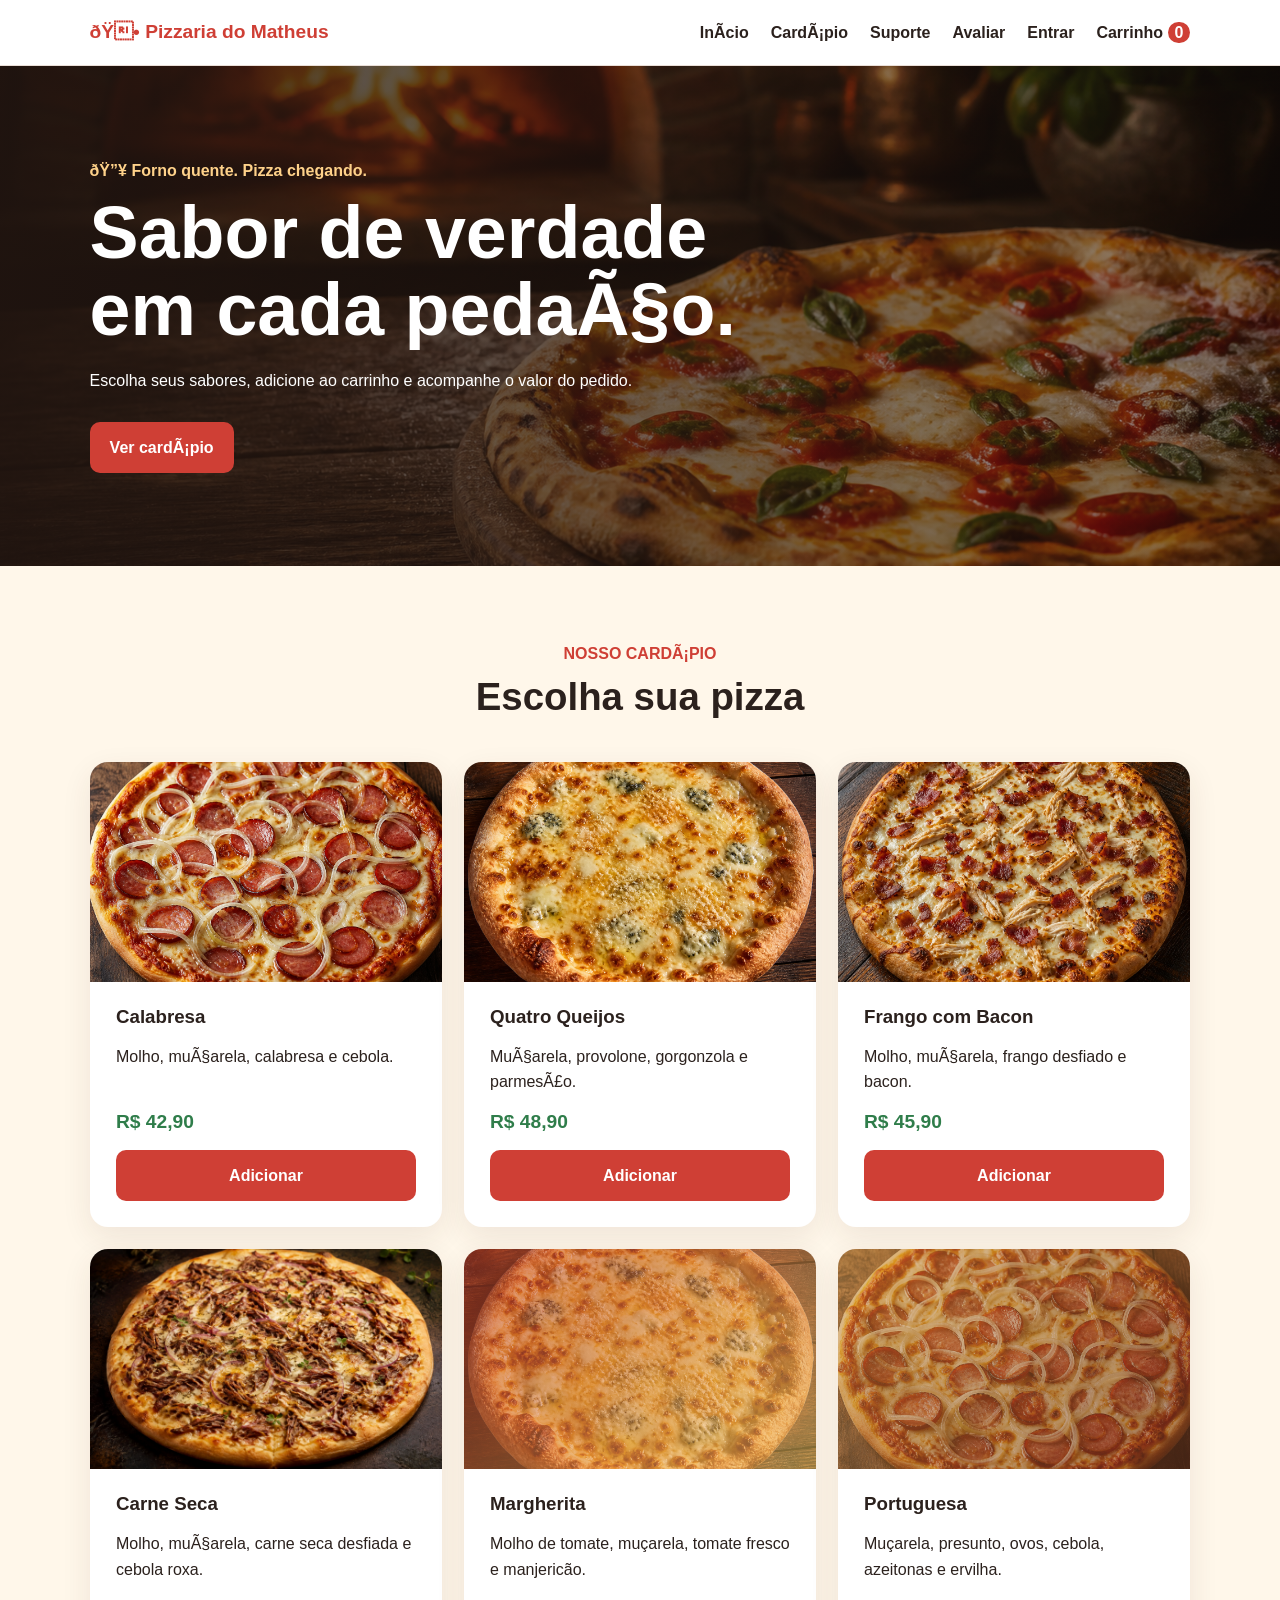
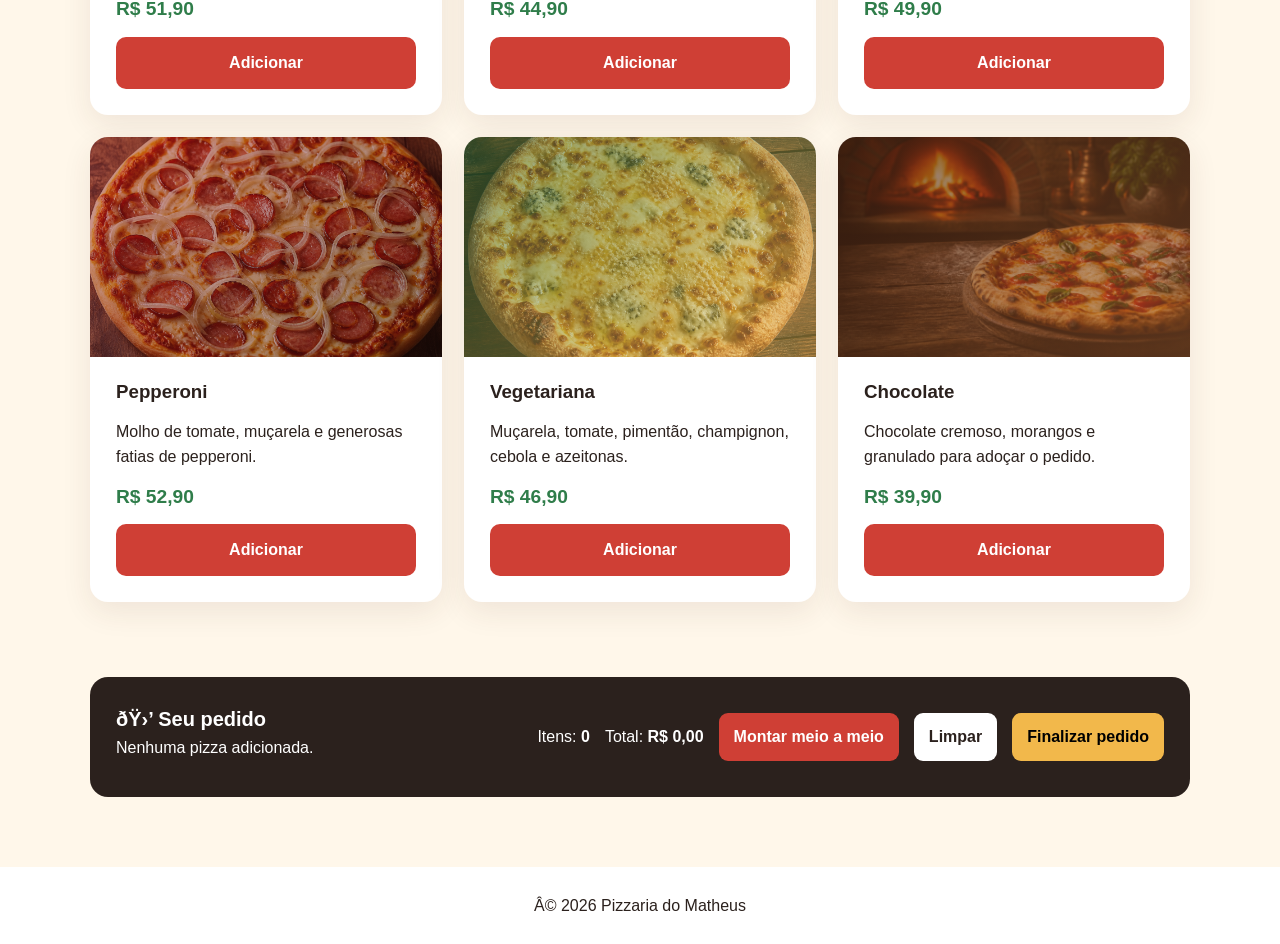
<file: index.html>
<!doctype html>
<html lang="pt-BR">
  <head>
    <meta charset="UTF-8" />
    <meta name="viewport" content="width=device-width,initial-scale=1" />
    <title>Pizzaria do Matheus</title>
    <link rel="stylesheet" href="style.css" />
  </head>
  <body>
    <header class="cabecalho">
      <a class="logo" href="#inicio">ðŸ• Pizzaria do Matheus</a>
      <nav class="menu">
        <a href="#inicio">InÃ­cio</a><a href="#cardapio">CardÃ¡pio</a
        ><a href="suporte.html">Suporte</a><a href="avaliacao.html">Avaliar</a><a href="login.html">Entrar</a
        ><a href="#carrinho">Carrinho <span id="contador-menu">0</span></a>
      </nav>
    </header>
    <main>
      <section id="inicio" class="hero">
        <div class="hero-conteudo">
          <p class="etiqueta">ðŸ”¥ Forno quente. Pizza chegando.</p>
          <h1>Sabor de verdade em cada pedaÃ§o.</h1>
          <p>
            Escolha seus sabores, adicione ao carrinho e acompanhe o valor do
            pedido.
          </p>
          <a class="botao-principal" href="#cardapio">Ver cardÃ¡pio</a>
        </div>
      </section>
      <section id="cardapio" class="secao-cardapio">
        <div class="titulo-secao">
          <p>Nosso cardÃ¡pio</p>
          <h2>Escolha sua pizza</h2>
        </div>
        <div class="grade-pizza">
          <article class="pizza-card">
            <img
              class="pizza-imagem"
              src="imagens/calabresa.png"
              alt="Pizza de calabresa"
            />
            <h3>Calabresa</h3>
            <p>Molho, muÃ§arela, calabresa e cebola.</p>
            <strong>R$ 42,90</strong
            ><button
              class="botao-adicionar"
              data-nome="Calabresa"
              data-preco="42.90"
            >
              Adicionar
            </button>
          </article>
          <article class="pizza-card">
            <img
              class="pizza-imagem"
              src="imagens/quatro-queijos.png"
              alt="Pizza de quatro queijos"
            />
            <h3>Quatro Queijos</h3>
            <p>MuÃ§arela, provolone, gorgonzola e parmesÃ£o.</p>
            <strong>R$ 48,90</strong
            ><button
              class="botao-adicionar"
              data-nome="Quatro Queijos"
              data-preco="48.90"
            >
              Adicionar
            </button>
          </article>
          <article class="pizza-card">
            <img
              class="pizza-imagem"
              src="imagens/frango-bacon.png"
              alt="Pizza de frango com bacon"
            />
            <h3>Frango com Bacon</h3>
            <p>Molho, muÃ§arela, frango desfiado e bacon.</p>
            <strong>R$ 45,90</strong
            ><button
              class="botao-adicionar"
              data-nome="Frango com Bacon"
              data-preco="45.90"
            >
              Adicionar
            </button>
          </article>
          <article class="pizza-card">
            <img
              class="pizza-imagem"
              src="imagens/carne-seca.png"
              alt="Pizza de carne seca"
            />
            <h3>Carne Seca</h3>
            <p>Molho, muÃ§arela, carne seca desfiada e cebola roxa.</p>
            <strong>R$ 51,90</strong
            ><button
              class="botao-adicionar"
              data-nome="Carne Seca"
              data-preco="51.90"
            >
              Adicionar
            </button>
          </article>
          <article class="pizza-card">
            <div class="pizza-imagem pizza-sabor margherita" role="img" aria-label="Pizza Margherita"></div>
            <h3>Margherita</h3>
            <p>Molho de tomate, mu&ccedil;arela, tomate fresco e manjeric&atilde;o.</p>
            <strong>R$ 44,90</strong
            ><button class="botao-adicionar" data-nome="Margherita" data-preco="44.90">
              Adicionar
            </button>
          </article>
          <article class="pizza-card">
            <div class="pizza-imagem pizza-sabor portuguesa" role="img" aria-label="Pizza Portuguesa"></div>
            <h3>Portuguesa</h3>
            <p>Mu&ccedil;arela, presunto, ovos, cebola, azeitonas e ervilha.</p>
            <strong>R$ 49,90</strong
            ><button class="botao-adicionar" data-nome="Portuguesa" data-preco="49.90">
              Adicionar
            </button>
          </article>
          <article class="pizza-card">
            <div class="pizza-imagem pizza-sabor pepperoni" role="img" aria-label="Pizza de Pepperoni"></div>
            <h3>Pepperoni</h3>
            <p>Molho de tomate, mu&ccedil;arela e generosas fatias de pepperoni.</p>
            <strong>R$ 52,90</strong
            ><button class="botao-adicionar" data-nome="Pepperoni" data-preco="52.90">
              Adicionar
            </button>
          </article>
          <article class="pizza-card">
            <div class="pizza-imagem pizza-sabor vegetariana" role="img" aria-label="Pizza Vegetariana"></div>
            <h3>Vegetariana</h3>
            <p>Mu&ccedil;arela, tomate, piment&atilde;o, champignon, cebola e azeitonas.</p>
            <strong>R$ 46,90</strong
            ><button class="botao-adicionar" data-nome="Vegetariana" data-preco="46.90">
              Adicionar
            </button>
          </article>
          <article class="pizza-card">
            <div class="pizza-imagem pizza-sabor chocolate" role="img" aria-label="Pizza de Chocolate"></div>
            <h3>Chocolate</h3>
            <p>Chocolate cremoso, morangos e granulado para ado&ccedil;ar o pedido.</p>
            <strong>R$ 39,90</strong
            ><button class="botao-adicionar" data-nome="Chocolate" data-preco="39.90">
              Adicionar
            </button>
          </article>
        </div>
      </section>
      <section id="carrinho" class="carrinho">
        <div>
          <p class="carrinho-titulo">ðŸ›’ Seu pedido</p>
          <p id="resumo-carrinho">Nenhuma pizza adicionada.</p>
          <ul id="lista-carrinho"></ul>
        </div>
        <div class="carrinho-valores">
          <span>Itens: <strong id="quantidade-itens">0</strong></span
          ><span>Total: <strong id="total-pedido">R$ 0,00</strong></span
          ><a class="botao-meio-carrinho" href="meio-a-meio.html"
            >Montar meio a meio</a
          ><button id="limpar-carrinho">Limpar</button
          ><button id="finalizar-pedido">Finalizar pedido</button>
        </div>
      </section>
    </main>
    <footer class="rodape">
      Â© <span id="ano-atual"></span> Pizzaria do Matheus
    </footer>
    <div id="mensagem" class="mensagem" role="status" aria-live="polite"></div>
    <script src="script.js"></script><script src="api-pedidos.js"></script>
  </body>
</html>
</file>
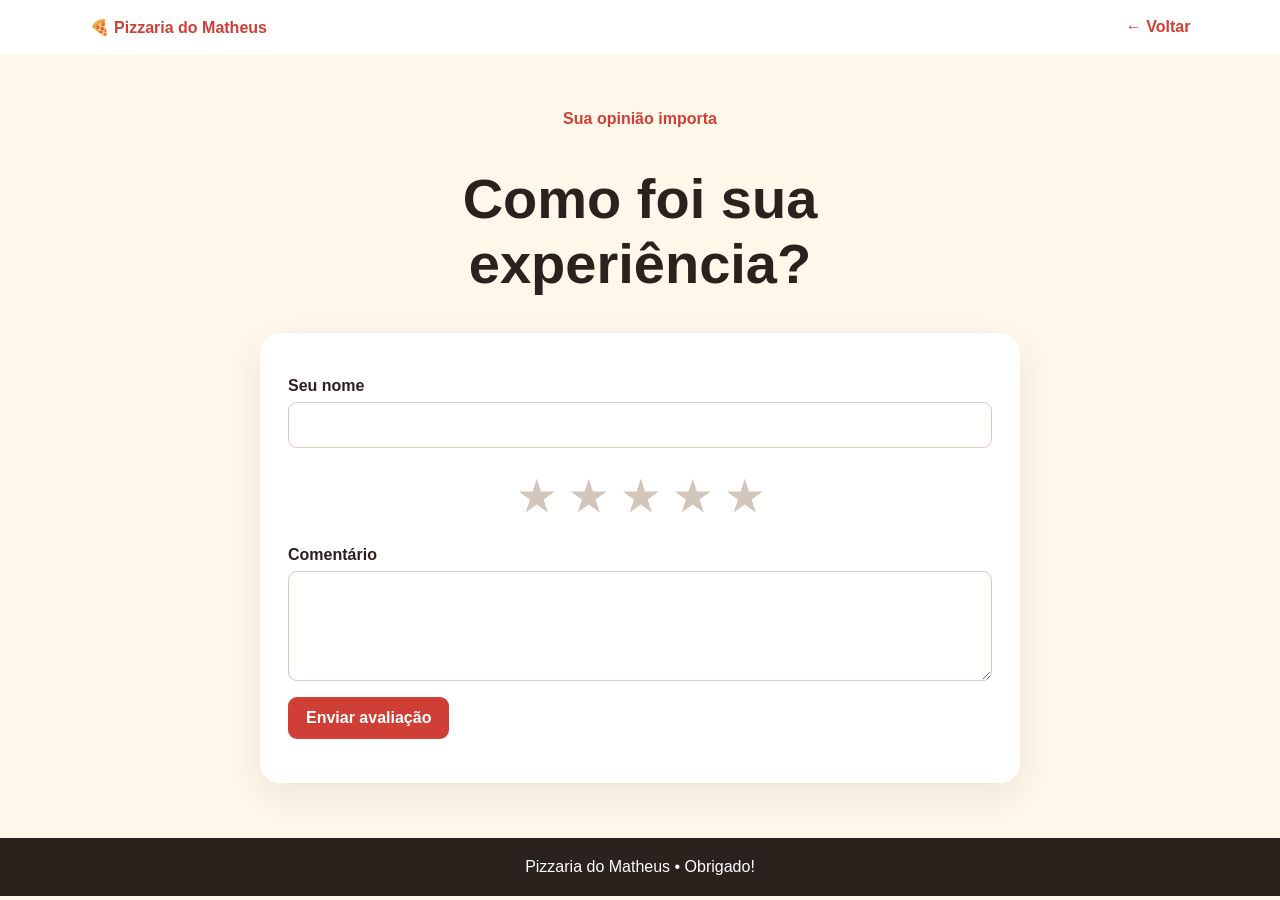
<file: avaliacao.html>
<!doctype html>
<html lang="pt-BR">
  <head>
    <meta charset="UTF-8" />
    <meta name="viewport" content="width=device-width,initial-scale=1" />
    <title>Avaliação | Pizzaria do Matheus</title>
    <link rel="stylesheet" href="atendimento.css" />
  </head>
  <body>
    <header class="topo">
      <a href="index.html">🍕 Pizzaria do Matheus</a
      ><a href="index.html">← Voltar</a>
    </header>
    <main class="pagina">
      <div class="titulo">
        <span>Sua opinião importa</span>
        <h1>Como foi sua experiência?</h1>
      </div>
      <section class="cartao">
        <label>Seu nome<input id="nome" maxlength="60" /></label>
        <div class="estrelas">
          <button class="estrela" data-nota="1">★</button
          ><button class="estrela" data-nota="2">★</button
          ><button class="estrela" data-nota="3">★</button
          ><button class="estrela" data-nota="4">★</button
          ><button class="estrela" data-nota="5">★</button>
        </div>
        <label
          >Comentário<textarea
            id="comentario"
            maxlength="600"
          ></textarea></label
        ><button id="enviar">Enviar avaliação</button>
        <p id="resultado" class="resultado"></p>
      </section>
    </main>
    <footer class="rodape">Pizzaria do Matheus • Obrigado!</footer>
    <script src="avaliacao.js"></script>
  </body>
</html>
</file>
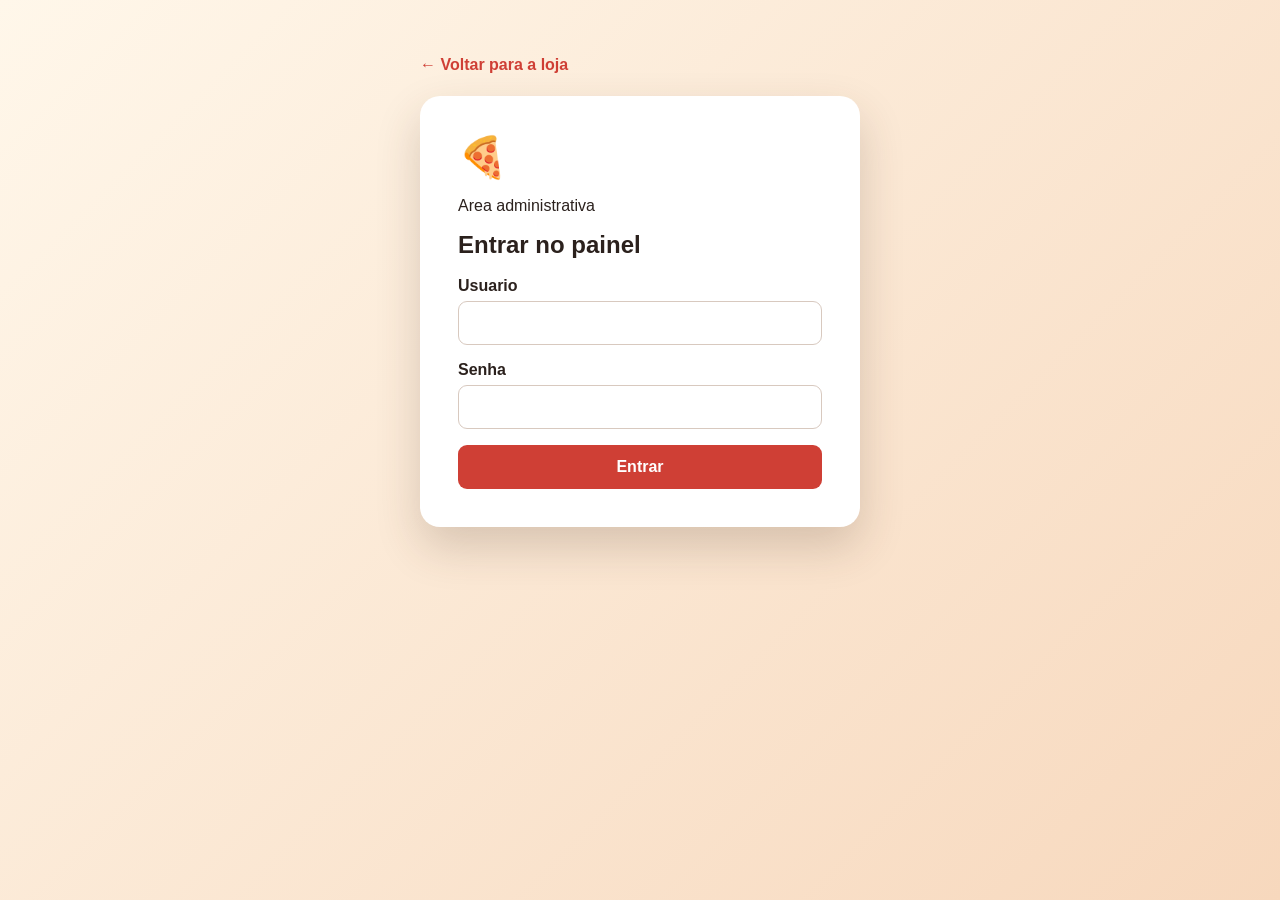
<file: login.html>
﻿<!doctype html><html lang="pt-BR"><head><meta charset="UTF-8"><meta name="viewport" content="width=device-width,initial-scale=1"><title>Login | Pizzaria do Matheus</title><link rel="stylesheet" href="login.css"></head><body><main class="login"><a href="index.html">&larr; Voltar para a loja</a><section><span>&#127829;</span><p>Area administrativa</p><h1>Entrar no painel</h1><p id="erro" hidden>Usuario ou senha incorretos.</p><form method="post" action="/login"><label>Usuario<input name="usuario" required></label><label>Senha<input name="senha" type="password" required></label><button>Entrar</button></form></section></main><script>document.querySelector('#erro').hidden=!location.search.includes('erro=1')</script></body></html>
</file>
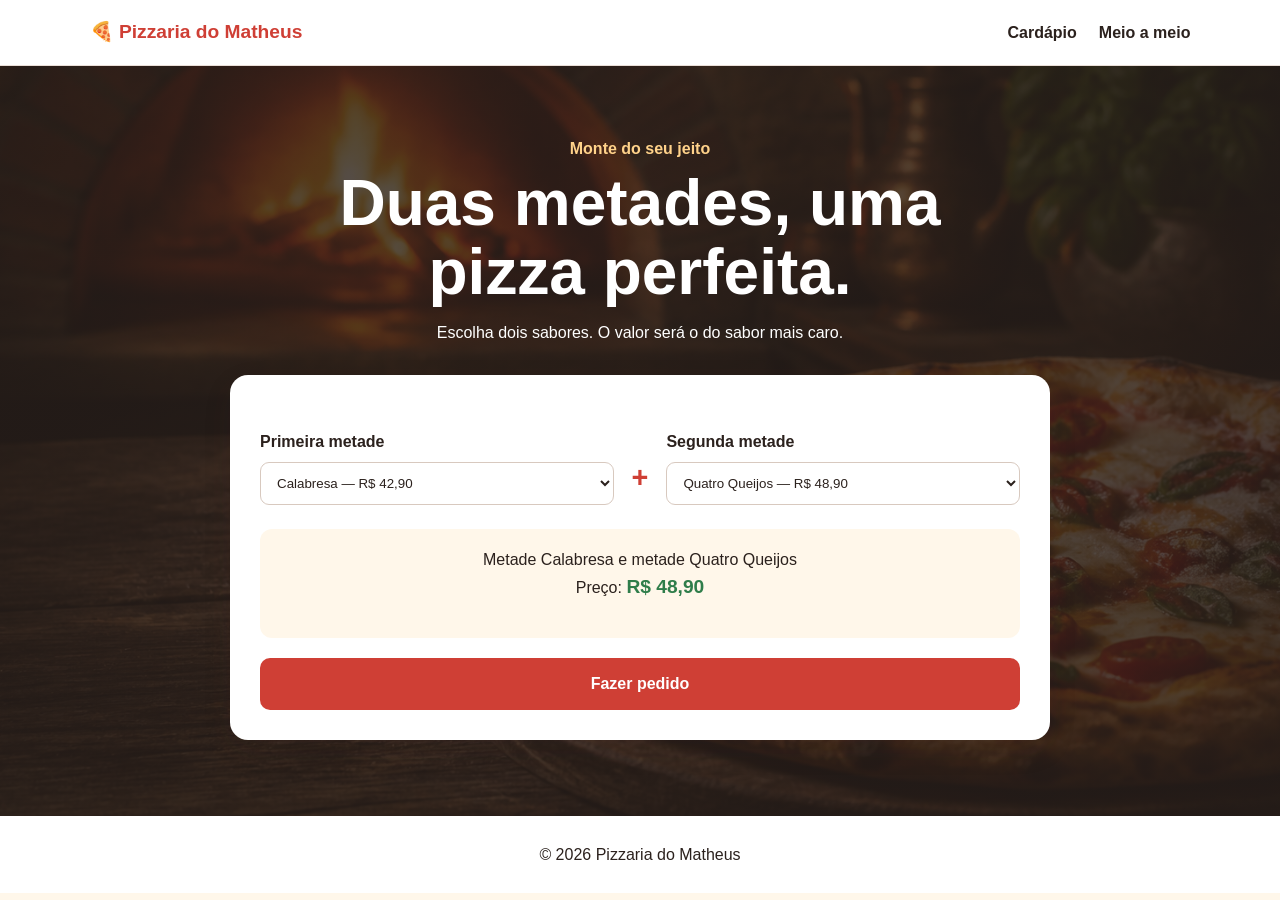
<file: meio-a-meio.html>
<!doctype html>
<html lang="pt-BR">
  <head>
    <meta charset="UTF-8" />
    <meta name="viewport" content="width=device-width,initial-scale=1" />
    <title>Pizza Meio a Meio | Pizzaria do Matheus</title>
    <link rel="stylesheet" href="style.css" />
    <link rel="stylesheet" href="meio-a-meio.css" />
  </head>
  <body>
    <header class="cabecalho">
      <a class="logo" href="index.html">🍕 Pizzaria do Matheus</a>
      <nav class="menu">
        <a href="index.html">Cardápio</a
        ><a href="meio-a-meio.html">Meio a meio</a>
      </nav>
    </header>
    <main class="pagina-montador">
      <section class="apresentacao-montador">
        <p class="etiqueta">Monte do seu jeito</p>
        <h1>Duas metades, uma pizza perfeita.</h1>
        <p>Escolha dois sabores. O valor será o do sabor mais caro.</p>
      </section>
      <section class="montador montador-pagina">
        <div class="campos-sabores">
          <label>Primeira metade<select id="primeiro-sabor"></select></label
          ><span class="mais-sabores">+</span
          ><label>Segunda metade<select id="segundo-sabor"></select></label>
        </div>
        <div class="resumo-montagem">
          <p id="descricao-pizza"></p>
          <p class="preco-meio-a-meio">
            Preço: <strong id="preco-meio-a-meio">R$ 0,00</strong>
          </p>
        </div>
        <button id="finalizar-meio-a-meio" class="botao-adicionar">
          Fazer pedido
        </button>
      </section>
    </main>
    <footer class="rodape">
      © <span id="ano-atual"></span> Pizzaria do Matheus
    </footer>
    <div id="mensagem" class="mensagem" role="status"></div>
    <script src="meio-a-meio.js"></script>
  </body>
</html>
</file>
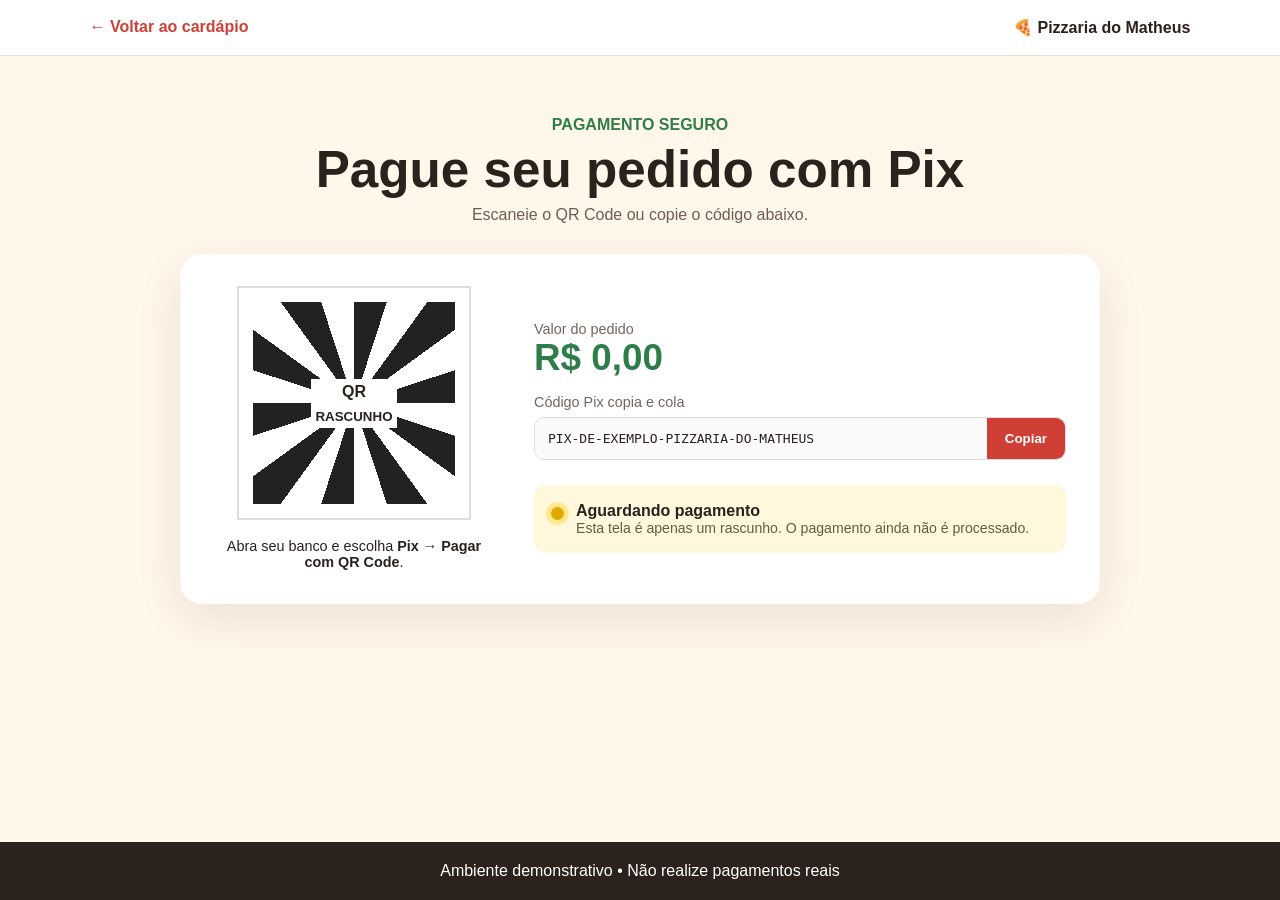
<file: pagamento.html>
<!doctype html>
<html lang="pt-BR">
  <head>
    <meta charset="UTF-8" />
    <meta name="viewport" content="width=device-width,initial-scale=1" />
    <title>Pagamento Pix | Pizzaria do Matheus</title>
    <link rel="stylesheet" href="pagamento.css" />
  </head>
  <body>
    <header>
      <a href="index.html">← Voltar ao cardápio</a
      ><strong>🍕 Pizzaria do Matheus</strong>
    </header>
    <main>
      <section class="pagamento">
        <div class="titulo">
          <span>Pagamento seguro</span>
          <h1>Pague seu pedido com Pix</h1>
          <p>Escaneie o QR Code ou copie o código abaixo.</p>
        </div>
        <div class="conteudo">
          <div class="qr">
            <div class="qr-rascunho">
              <span>QR</span><small>RASCUNHO</small>
            </div>
            <p>
              Abra seu banco e escolha <strong>Pix → Pagar com QR Code</strong>.
            </p>
          </div>
          <div class="dados">
            <p class="rotulo">Valor do pedido</p>
            <strong id="valor" class="valor">R$ 0,00</strong>
            <p class="rotulo">Código Pix copia e cola</p>
            <div class="codigo">
              <code id="codigo-pix">PIX-DE-EXEMPLO-PIZZARIA-DO-MATHEUS</code
              ><button id="copiar">Copiar</button>
            </div>
            <div class="status">
              <span></span>
              <div>
                <strong>Aguardando pagamento</strong>
                <p>
                  Esta tela é apenas um rascunho. O pagamento ainda não é
                  processado.
                </p>
              </div>
            </div>
          </div>
        </div>
      </section>
    </main>
    <footer>Ambiente demonstrativo • Não realize pagamentos reais</footer>
    <script>
      const p = new URLSearchParams(location.search),
        total = Number(p.get("total"));
      if (total)
        document.querySelector("#valor").textContent = total.toLocaleString(
          "pt-BR",
          { style: "currency", currency: "BRL" },
        );
      document.querySelector("#copiar").onclick = async () => {
        await navigator.clipboard.writeText(
          document.querySelector("#codigo-pix").textContent,
        );
        document.querySelector("#copiar").textContent = "Copiado!";
      };
    </script>
  </body>
</html>
</file>
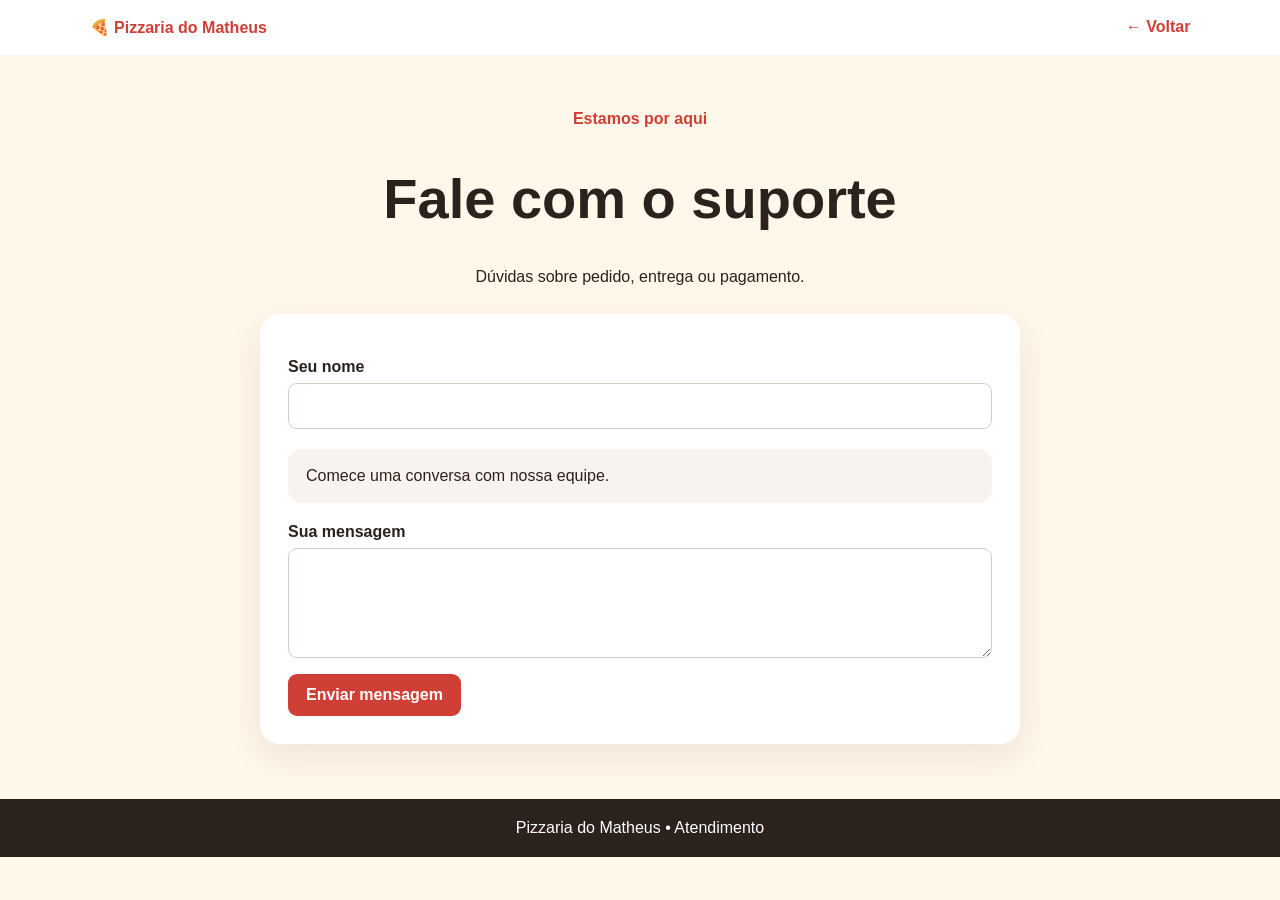
<file: suporte.html>
<!doctype html>
<html lang="pt-BR">
  <head>
    <meta charset="UTF-8" />
    <meta name="viewport" content="width=device-width,initial-scale=1" />
    <title>Suporte | Pizzaria do Matheus</title>
    <link rel="stylesheet" href="atendimento.css" />
  </head>
  <body>
    <header class="topo">
      <a href="index.html">🍕 Pizzaria do Matheus</a
      ><a href="index.html">← Voltar</a>
    </header>
    <main class="pagina">
      <div class="titulo">
        <span>Estamos por aqui</span>
        <h1>Fale com o suporte</h1>
        <p>Dúvidas sobre pedido, entrega ou pagamento.</p>
      </div>
      <section class="cartao">
        <label>Seu nome<input id="nome" maxlength="60" /></label>
        <div id="mensagens" class="mensagens"></div>
        <label
          >Sua mensagem<textarea id="texto" maxlength="500"></textarea></label
        ><button id="enviar">Enviar mensagem</button>
      </section>
    </main>
    <footer class="rodape">Pizzaria do Matheus • Atendimento</footer>
    <script src="suporte.js"></script>
  </body>
</html>
</file>
<file: style.css>
* {
  box-sizing: border-box;
  margin: 0;
  padding: 0;
}
:root {
  --vermelho: #cf3f35;
  --escuro: #97271f;
  --creme: #fff7ea;
  --verde: #2f7d4a;
  --texto: #2b211d;
}
html {
  scroll-behavior: smooth;
}
body {
  font-family: Arial, sans-serif;
  background: var(--creme);
  color: var(--texto);
  line-height: 1.6;
}
a {
  text-decoration: none;
  color: inherit;
}
button {
  font: inherit;
}
.cabecalho {
  display: flex;
  justify-content: space-between;
  align-items: center;
  gap: 20px;
  padding: 17px 7%;
  background: #fff;
  border-bottom: 1px solid #eadfd8;
  position: sticky;
  top: 0;
  z-index: 10;
}
.logo {
  color: var(--vermelho);
  font-size: 1.2rem;
  font-weight: bold;
}
.menu {
  display: flex;
  gap: 22px;
  font-weight: bold;
}
.menu a:hover {
  color: var(--vermelho);
}
#contador-menu {
  background: var(--vermelho);
  color: #fff;
  border-radius: 20px;
  padding: 2px 7px;
}
.hero {
  min-height: 500px;
  display: flex;
  align-items: center;
  padding: 70px 7%;
  background:
    linear-gradient(90deg, #231611df, #23161166),
    url("imagens/capa-pizzaria.png") center/cover;
  color: #fff;
}
.hero-conteudo {
  max-width: 680px;
}
.etiqueta {
  color: #ffd28a;
  font-weight: bold;
}
.hero h1 {
  font-size: clamp(2.4rem, 6vw, 4.6rem);
  line-height: 1.05;
  margin: 10px 0 20px;
}
.hero-conteudo > p:not(.etiqueta) {
  margin-bottom: 28px;
}
.botao-principal,
.botao-adicionar {
  display: inline-block;
  border: 0;
  background: var(--vermelho);
  color: #fff;
  padding: 13px 20px;
  border-radius: 10px;
  cursor: pointer;
  font-weight: bold;
}
.botao-principal:hover,
.botao-adicionar:hover {
  background: var(--escuro);
}
.secao-cardapio {
  padding: 75px 7%;
}
.titulo-secao {
  text-align: center;
  margin-bottom: 34px;
}
.titulo-secao p {
  color: var(--vermelho);
  font-weight: bold;
  text-transform: uppercase;
}
.titulo-secao h2 {
  font-size: 2.4rem;
}
.grade-pizza {
  display: grid;
  grid-template-columns: repeat(3, 1fr);
  gap: 22px;
  max-width: 1100px;
  margin: auto;
}
.pizza-card {
  background: #fff;
  padding: 26px;
  border-radius: 18px;
  box-shadow: 0 10px 30px #4a312417;
  display: flex;
  flex-direction: column;
  gap: 12px;
}
.pizza-imagem {
  width: calc(100% + 52px);
  height: 220px;
  object-fit: cover;
  margin: -26px -26px 8px;
  border-radius: 18px 18px 0 0;
}
.pizza-sabor {
  background: center/cover no-repeat;
}
.margherita {
  background-image: linear-gradient(135deg, #bc3d2d88, #f6cf6688), url("imagens/quatro-queijos.png");
}
.portuguesa {
  background-image: linear-gradient(135deg, #c98b3688, #7b402688), url("imagens/calabresa.png");
}
.pepperoni {
  background-image: linear-gradient(135deg, #9b1d1d77, #2d120c66), url("imagens/calabresa.png");
}
.vegetariana {
  background-image: linear-gradient(135deg, #34723f88, #f0c65c77), url("imagens/quatro-queijos.png");
}
.chocolate {
  background-image: linear-gradient(135deg, #4a2514aa, #bd6f3c77), url("imagens/capa-pizzaria.png");
}
.pizza-card p {
  flex: 1;
}
.pizza-card strong {
  color: var(--verde);
  font-size: 1.2rem;
}
.botao-adicionar {
  width: 100%;
}
.carrinho {
  max-width: 1100px;
  margin: 0 auto 70px;
  padding: 26px;
  background: var(--texto);
  color: #fff;
  border-radius: 18px;
  display: flex;
  justify-content: space-between;
  gap: 28px;
}
.carrinho-titulo {
  font-size: 1.25rem;
  font-weight: bold;
}
#lista-carrinho {
  list-style: none;
  margin-top: 10px;
}
#lista-carrinho li {
  display: flex;
  justify-content: space-between;
  border-top: 1px solid #ffffff33;
  padding-top: 6px;
}
.remover {
  border: 0;
  background: transparent;
  color: #ffb2ac;
  cursor: pointer;
}
.carrinho-valores {
  display: flex;
  align-items: center;
  gap: 15px;
  flex-wrap: wrap;
}
.carrinho-valores button {
  border: 0;
  padding: 11px 15px;
  border-radius: 9px;
  cursor: pointer;
  font-weight: bold;
}
.botao-meio-carrinho {
  padding: 11px 15px;
  border-radius: 9px;
  color: #fff;
  background: var(--vermelho);
  font-weight: bold;
}
.botao-meio-carrinho:hover {
  background: var(--escuro);
}
#finalizar-pedido {
  background: #f2b84b;
}
#limpar-carrinho {
  background: #fff;
  color: var(--texto);
}
.rodape {
  text-align: center;
  padding: 26px;
  background: #fff;
}
.mensagem {
  position: fixed;
  right: 20px;
  bottom: 20px;
  background: var(--verde);
  color: #fff;
  padding: 12px 18px;
  border-radius: 9px;
  opacity: 0;
  transition: 0.2s;
}
.mensagem.visivel {
  opacity: 1;
}
@media (max-width: 800px) {
  .grade-pizza {
    grid-template-columns: 1fr;
  }
  .carrinho {
    margin-inline: 5%;
    flex-direction: column;
  }
}
@media (max-width: 550px) {
  .cabecalho {
    align-items: flex-start;
    padding: 14px 5%;
  }
  .menu {
    gap: 10px;
    flex-wrap: wrap;
    justify-content: flex-end;
    font-size: 0.85rem;
  }
  .hero {
    padding-inline: 6%;
  }
}

.secao-meio-a-meio {
  padding: 0 7% 75px;
}
.montador {
  max-width: 760px;
  margin: auto;
  background: #fff;
  padding: 30px;
  border-radius: 18px;
  box-shadow: 0 10px 30px #4a312417;
  text-align: center;
}
.campos-sabores {
  display: grid;
  grid-template-columns: 1fr auto 1fr;
  align-items: end;
  gap: 18px;
  margin: 24px 0;
}
.campos-sabores label {
  display: flex;
  flex-direction: column;
  gap: 7px;
  text-align: left;
  font-weight: bold;
}
.campos-sabores select {
  width: 100%;
  padding: 12px;
  border: 1px solid #d8c9bf;
  border-radius: 9px;
  background: #fff;
  color: var(--texto);
}
.mais-sabores {
  font-size: 1.8rem;
  color: var(--vermelho);
  font-weight: bold;
  padding-bottom: 5px;
}
.preco-meio-a-meio {
  margin-bottom: 17px;
}
.preco-meio-a-meio strong {
  color: var(--verde);
  font-size: 1.2rem;
}
#adicionar-meio-a-meio {
  width: auto;
}
@media (max-width: 800px) {
  .campos-sabores {
    grid-template-columns: 1fr;
  }
  .mais-sabores {
    padding: 0;
  }
  .secao-meio-a-meio {
    padding-inline: 5%;
  }
}
</file>
<file: atendimento.css>
* {
  box-sizing: border-box;
}
body {
  margin: 0;
  font-family: Arial, sans-serif;
  background: #fff7ea;
  color: #2b211d;
}
.topo {
  display: flex;
  justify-content: space-between;
  padding: 18px 7%;
  background: #fff;
}
.topo a {
  color: #cf3f35;
  text-decoration: none;
  font-weight: bold;
}
.pagina {
  min-height: 80vh;
  padding: 55px 5%;
}
.titulo {
  text-align: center;
  max-width: 700px;
  margin: 0 auto 28px;
}
.titulo span {
  color: #cf3f35;
  font-weight: bold;
}
.titulo h1 {
  font-size: clamp(2rem, 5vw, 3.5rem);
}
.cartao {
  max-width: 760px;
  margin: auto;
  padding: 28px;
  border-radius: 20px;
  background: #fff;
  box-shadow: 0 12px 35px #4a312417;
}
label {
  display: grid;
  gap: 7px;
  margin: 16px 0;
  font-weight: bold;
}
input,
textarea {
  width: 100%;
  padding: 13px;
  border: 1px solid #d8c9bf;
  border-radius: 9px;
  font: inherit;
}
textarea {
  min-height: 110px;
}
button {
  border: 0;
  border-radius: 9px;
  padding: 12px 18px;
  background: #cf3f35;
  color: #fff;
  font: inherit;
  font-weight: bold;
  cursor: pointer;
}
.mensagens {
  display: grid;
  gap: 12px;
  max-height: 360px;
  overflow: auto;
  margin: 20px 0;
  padding: 18px;
  border-radius: 14px;
  background: #f8f3ee;
}
.mensagem-chat {
  max-width: 80%;
  padding: 12px;
  border-radius: 14px;
  background: #e7f4eb;
}
.mensagem-chat.cliente {
  justify-self: end;
  background: #cf3f35;
  color: #fff;
}
.mensagem-chat small {
  display: block;
  opacity: 0.7;
}
.estrelas {
  display: flex;
  justify-content: center;
  gap: 8px;
  margin: 22px;
}
.estrela {
  padding: 4px;
  background: transparent;
  color: #d2c5ba;
  font-size: 2.5rem;
}
.estrela.ativa {
  color: #f2b84b;
}
.resultado {
  text-align: center;
  color: #2f7d4a;
  font-weight: bold;
}
.rodape {
  text-align: center;
  padding: 20px;
  background: #2b211d;
  color: #fff;
}
</file>
<file: login.css>
﻿*{box-sizing:border-box}body{margin:0;min-height:100vh;font-family:Arial;color:#2b211d;background:linear-gradient(135deg,#fff7ea,#f7d8bd)}.login{width:min(100% - 32px,440px);margin:auto;padding:56px 0}.login>a{color:#cf3f35;font-weight:bold;text-decoration:none}section{margin-top:22px;padding:38px;border-radius:20px;background:#fff;box-shadow:0 20px 45px #4a312433}section>span{font-size:2.5rem}h1{margin:8px 0 18px}form{display:grid;gap:16px}label{display:grid;gap:6px;font-weight:bold}input{padding:12px;border:1px solid #d8c9bf;border-radius:9px;font:inherit}button{border:0;padding:13px;border-radius:9px;background:#cf3f35;color:#fff;font:inherit;font-weight:bold;cursor:pointer}#erro{padding:10px;border-radius:8px;color:#9d1d1d;background:#ffe4e1}
</file>
<file: meio-a-meio.css>
.pagina-montador {
  min-height: calc(100vh - 150px);
  padding: 70px 7%;
  background:
    linear-gradient(#2b211dcc, #2b211dcc),
    url("imagens/capa-pizzaria.png") center/cover fixed;
}
.apresentacao-montador {
  max-width: 760px;
  margin: 0 auto 30px;
  text-align: center;
  color: #fff;
}
.apresentacao-montador h1 {
  margin: 8px 0 12px;
  font-size: clamp(2.2rem, 6vw, 4rem);
  line-height: 1.08;
}
.montador-pagina {
  max-width: 820px;
}
.resumo-montagem {
  margin-bottom: 20px;
  padding: 18px;
  border-radius: 12px;
  background: var(--creme);
}
@media (max-width: 700px) {
  .pagina-montador {
    padding: 45px 5%;
  }
}
</file>
<file: pagamento.css>
* {
  box-sizing: border-box;
  margin: 0;
  padding: 0;
}
:root {
  --vermelho: #cf3f35;
  --creme: #fff7ea;
  --texto: #2b211d;
  --verde: #2f7d4a;
}
body {
  min-height: 100vh;
  font-family: Arial, sans-serif;
  background: var(--creme);
  color: var(--texto);
  display: flex;
  flex-direction: column;
}
header {
  padding: 18px 7%;
  background: #fff;
  display: flex;
  justify-content: space-between;
  gap: 20px;
  border-bottom: 1px solid #eadfd8;
}
header a {
  color: var(--vermelho);
  text-decoration: none;
  font-weight: bold;
}
main {
  flex: 1;
  padding: 60px 6%;
}
.pagamento {
  max-width: 920px;
  margin: auto;
}
.titulo {
  text-align: center;
  margin-bottom: 30px;
}
.titulo span {
  color: var(--verde);
  font-weight: bold;
  text-transform: uppercase;
}
.titulo h1 {
  font-size: clamp(2rem, 5vw, 3.2rem);
  line-height: 1.1;
  margin: 8px;
}
.titulo p {
  color: #6d5d55;
}
.conteudo {
  background: #fff;
  border-radius: 22px;
  box-shadow: 0 15px 45px #4a31241a;
  padding: 34px;
  display: grid;
  grid-template-columns: 280px 1fr;
  gap: 40px;
}
.qr {
  text-align: center;
}
.qr-rascunho {
  width: 230px;
  height: 230px;
  margin: auto;
  background: repeating-conic-gradient(#222 0 5%, #fff 0 10%);
  border: 14px solid #fff;
  outline: 2px solid #ddd;
  display: grid;
  place-content: center;
}
.qr-rascunho span,
.qr-rascunho small {
  background: #fff;
  padding: 4px;
  font-weight: bold;
}
.qr p {
  margin-top: 20px;
  font-size: 0.9rem;
}
.dados {
  display: flex;
  flex-direction: column;
  justify-content: center;
}
.rotulo {
  color: #74655e;
  font-size: 0.9rem;
  margin-top: 15px;
}
.valor {
  font-size: 2.3rem;
  color: var(--verde);
}
.codigo {
  display: flex;
  margin-top: 7px;
  border: 1px solid #ddd;
  border-radius: 10px;
  overflow: hidden;
}
.codigo code {
  padding: 13px;
  overflow: hidden;
  text-overflow: ellipsis;
  white-space: nowrap;
  flex: 1;
  background: #fafafa;
}
.codigo button {
  border: 0;
  background: var(--vermelho);
  color: #fff;
  padding: 0 18px;
  cursor: pointer;
  font-weight: bold;
}
.status {
  display: flex;
  gap: 12px;
  background: #fff8dd;
  border-radius: 12px;
  padding: 17px;
  margin-top: 25px;
}
.status > span {
  width: 13px;
  height: 13px;
  background: #e1a900;
  border-radius: 50%;
  margin-top: 5px;
  box-shadow: 0 0 0 5px #ffe98f;
}
.status p {
  font-size: 0.88rem;
  color: #665b43;
}
footer {
  text-align: center;
  padding: 20px;
  background: #2b211d;
  color: #fff;
}
@media (max-width: 700px) {
  main {
    padding: 35px 5%;
  }
  .conteudo {
    grid-template-columns: 1fr;
    padding: 24px;
    gap: 25px;
  }
  .qr-rascunho {
    width: 200px;
    height: 200px;
  }
  .codigo {
    flex-direction: column;
  }
  .codigo button {
    padding: 12px;
  }
}
</file>
